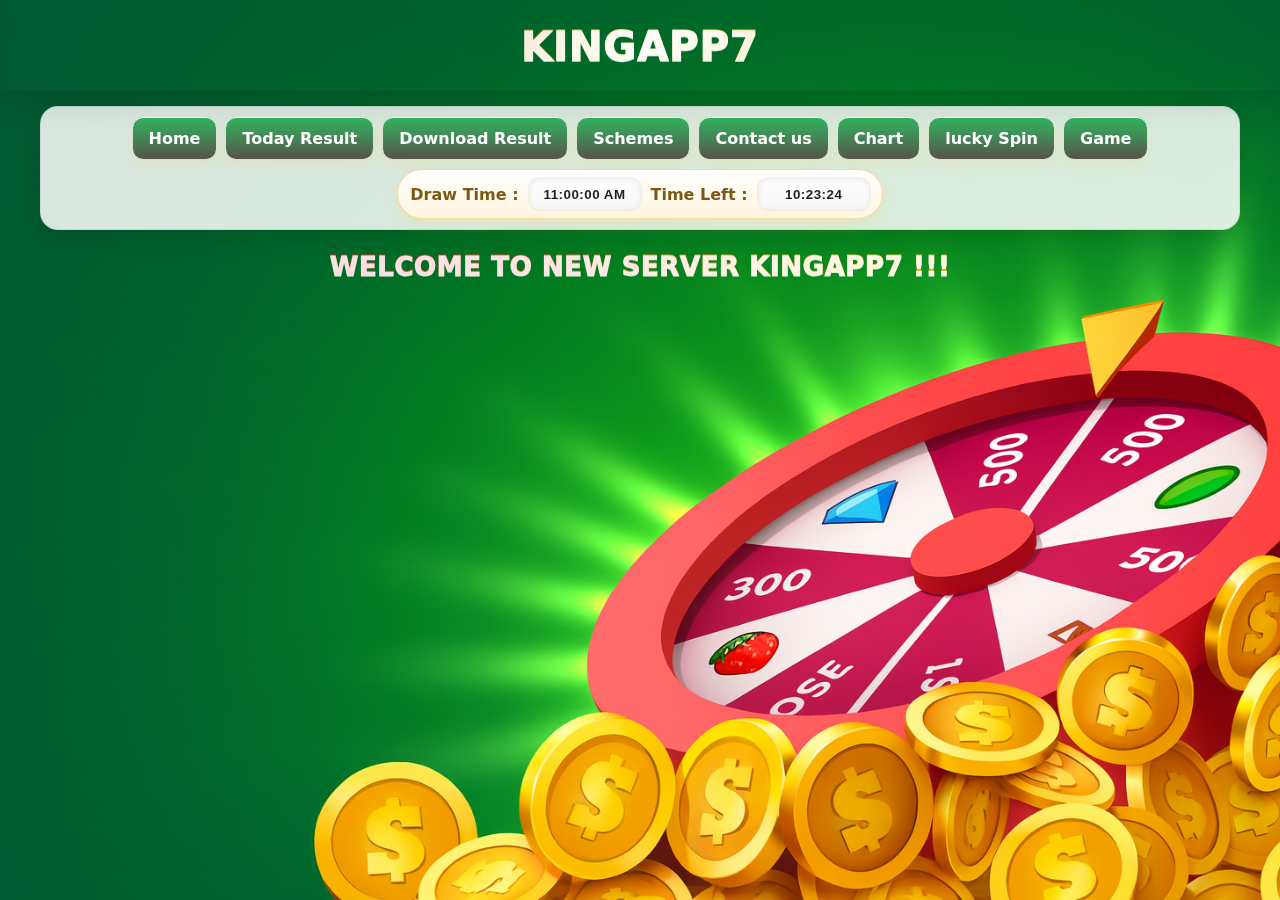
<file: index.html>
<!DOCTYPE html>
<html xmlns="http://www.w3.org/1999/xhtml" lang="en">

<head>
    <meta charset="utf-8" />
    <title>KINGAPP7</title>

    <!-- Your existing assets (unchanged) -->
    <script src="js/jquery.tools.min.js"></script>
    <script type="text/javascript" src="js/jquery.scrollTo.js"></script>
    <script type="text/javascript" src="js/slidingtabs.js"></script>
    <script src="https://code.jquery.com/jquery-3.6.0.min.js"></script>

    <style>
        :root {
            /* Set your background image here (or via inline style on <body>) */
            --bg: url('img/bg-img.png');

            /* Light lottery palette (no animations) */
            --ink: #1a1a1a;
            --muted: #5c5c5c;
            --gold: #f7c948;
            --red: #e53935;

            --glass: rgba(255, 255, 255, .80);
            --glass-brd: rgba(0, 0, 0, .08);
            --shadow: 0 10px 28px rgba(0, 0, 0, .12);
            --r-lg: 18px;
            --r-md: 12px;
        }

        * {
            box-sizing: border-box
        }

        html,
        body {
            margin: 0;
            padding: 0;
            color: var(--ink);
            font-family: system-ui, -apple-system, Segoe UI, Roboto, "Helvetica Neue", Arial, sans-serif;
        }

        /* ==== FULL-PAGE RESPONSIVE BACKGROUND IMAGE ==== */
        body {
            text-align: center;
            /* No background color—just your image */
            background-image: var(--bg);
            background-repeat: no-repeat;
            background-position: center center;
            background-size: cover;
            /* fills any screen */
            background-attachment: scroll;
            /* better perf on mobile than 'fixed' */
            min-height: 100dvh;
            /* ensures it covers full viewport height */
        }

        /* ===== HEADER (kept light + readable over image) ===== */
        header {
            position: relative;
            z-index: 2;
            height: 92px;
            display: flex;
            align-items: center;
            justify-content: center;
            /* subtle glass so text reads over any photo */
            /* background: linear-gradient(180deg, rgba(255, 255, 255, .92), rgba(255, 255, 255, .86)); */
            border-bottom: 1px solid var(--glass-brd);
            box-shadow: var(--shadow);
            backdrop-filter: blur(6px);
        }

        header h1 {
            margin: 0;
            text-transform: uppercase;
            letter-spacing: 1px;
            font-weight: 1000;
            font-size: clamp(28px, 4vw, 40px);
            background: linear-gradient(135deg, #9e6b00, #ffda77 30%, #fff4cc 55%, #e2a700);
            -webkit-background-clip: text;
            background-clip: text;
            color: transparent;
            text-shadow: 0 1px 0 rgba(255, 255, 255, .85);
        }

        /* ===== NAV BAR (your <ul id="saturday"> stays) ===== */
        #saturday {
            list-style: none;
            margin: 14px auto 0;
            padding: 10px;
            display: flex;
            gap: 10px;
            flex-wrap: wrap;
            align-items: center;
            justify-content: center;
            background: rgba(255, 255, 255, .85);
            /* glass over image */
            border-radius: var(--r-lg);
            width: min(1200px, 94vw);
            border: 1px solid var(--glass-brd);
            box-shadow: var(--shadow);
            backdrop-filter: blur(6px);
        }

        #saturday>li {
            display: flex;
            align-items: center;
        }

        /* gold buttons; red on hover */
        #saturday a {
            display: inline-flex;
            align-items: center;
            justify-content: center;
            height: 42px;
            padding: 0 16px;
            border-radius: 10px;
            text-decoration: none;
            font-weight: 900;
            color: white;
            background: linear-gradient(180deg, #30b760, #57534a);
            /* border: 1px solid rgba(230, 164, 0, .35); */
            box-shadow: inset 0 1px 0 #fff, 0 6px 14px rgba(247, 201, 72, .18);
        }

        #saturday a:hover {
            color: #7a0f0d;
            background: linear-gradient(180deg, #ffe5e2, #ffd0cc);
            border-color: rgba(229, 57, 53, .35);
            box-shadow: inset 0 1px 0 #fff, 0 6px 14px rgba(229, 57, 53, .18);
        }

        /* timer pill (kept) */
        #saturday b.textbox {
            display: flex;
            align-items: center;
            gap: 10px;
            padding: 8px 12px;
            height: auto;
            float: none;
            color: #6b4b00;
            font-weight: 900;
            border-radius: 999px;
            background: linear-gradient(180deg, #ffffff, #fff5df);
            border: 1px solid rgba(230, 164, 0, .35);
            box-shadow: inset 0 1px 0 #fff, 0 6px 14px rgba(247, 201, 72, .18);
        }

        #saturday b.textbox span {
            color: #7a5a12;
            font-weight: 900;
        }

        /* inputs (ids retained) */
        #displaytime1,
        #displaytime2 {
            width: 112px;
            height: 32px;
            text-align: center;
            border: none;
            outline: none;
            color: #1f1f1f;
            font-weight: 900;
            letter-spacing: .5px;
            background: linear-gradient(180deg, #ffffff, #f6f6f6);
            border-radius: 10px;
            box-shadow: inset 0 2px 6px rgba(0, 0, 0, .08), 0 0 0 1px rgba(0, 0, 0, .05);
        }

        /* welcome line */
        .page-pad {
            position: relative;
            z-index: 1;
            padding: 18px 0 26px;
        }

        .page-pad td {
            font-size: clamp(18px, 3vw, 26px);
            font-weight: 1000;
            letter-spacing: .6px;
            background: linear-gradient(90deg, #b10f0f, #e53935, #f7c948, #b86a00);
            -webkit-background-clip: text;
            background-clip: text;
            color: transparent;
            text-shadow: 0 1px 0 rgba(255, 255, 255, .85);
        }

        @media(max-width:720px) {
            #saturday {
                padding: 10px 8px;
            }

            #saturday a {
                height: 40px;
                padding: 0 12px;
            }

            #saturday b.textbox {
                flex-wrap: wrap;
                gap: 8px;
            }

            #displaytime1,
            #displaytime2 {
                width: 98px;
            }
        }
    </style>
</head>

<body>
    <!-- Header -->
    <header>
        <h1>KINGAPP7</h1>
    </header>

    <form name="timeform">
        <table width="100%" border="0" cellspacing="0" cellpadding="0">
            <tr align="center">
                <td>
                    <ul id="saturday">
                        <li><a href="index" title="Home">Home</a></li>
                        <li><a href="result" title="Today Result">Today Result</a></li>
                        <li><a href="resultdownload" title="Download Result">Download Result</a></li>
                        <li><a href="#" title="">Schemes</a></li>
                        <li><a href="#" title="">Contact us</a></li>
                        <li><a href="chart" title="">Chart</a></li>
                        <li><a href="lucky" title="">lucky Spin</a></li>
                        <li><a href="game/game" title="">Game</a></li>
                        <li>
                            <b class="textbox">
                                <span>Draw Time :</span>
                                <input type="text" id="displaytime1" name="displaytime1" readonly value="--:--:--" />
                                <span>Time Left :</span>
                                <input type="text" id="displaytime2" name="displaytime2" readonly value="00:00:00" />
                            </b>
                        </li>
                    </ul>
                </td>
            </tr>
        </table>
    </form>

    <div class="page-pad">
        <table border="0" width="100%">
            <tr>
                <td align="center">WELCOME TO NEW SERVER KINGAPP7 !!!</td>
            </tr>
        </table>
    </div>

    <!-- your original scripts -->
    <script>
        $(function () {
            if ($("#accordion").length > 0) {
                $("#accordion").tabs("#accordion div.pane", { tabs: 'h2', effect: 'slide', initialIndex: null });
            }
        });
        $.tools = $.tools || { tabs: { addEffect: function () { } } };
        if ($.tools.tabs && $.tools.tabs.addEffect) {
            $.tools.tabs.addEffect("slide", function (i, done) {
                this.getPanes().slideUp().css({ backgroundColor: "#b8128f" });
                this.getPanes().eq(i).slideDown(function () {
                    $(this).css({ backgroundColor: 'transparent' });
                    done.call();
                });
            });
        }
    </script>

    <script>
        (function () {
            'use strict';
            const SLOTS = ["11:00", "12:00", "13:00", "14:00", "16:00", "18:00", "19:00", "20:00"];
            function nowIST() { return new Date(new Date().toLocaleString('en-US', { timeZone: 'Asia/Kolkata' })); }
            function ymdIST(d) { return `${d.getFullYear()}-${String(d.getMonth() + 1).padStart(2, '0')}-${String(d.getDate()).padStart(2, '0')}`; }
            function istDateAt(y, hm) { const [tH, tM] = hm.split(':').map(Number); const t = nowIST(); t.setHours(tH, tM, 0, 0); return t; }
            function formatHMS(s) { s = Math.max(0, Math.floor(s)); const hh = String(Math.floor(s / 3600)).padStart(2, '0'), mm = String(Math.floor((s % 3600) / 60)).padStart(2, '0'), ss = String(s % 60).padStart(2, '0'); return `${hh}:${mm}:${ss}`; }
            function getNextDrawDate() { const n = nowIST(); const y = ymdIST(n); for (const slot of SLOTS) { const when = istDateAt(y, slot); if (when > n) return when; } n.setDate(n.getDate() + 1); return istDateAt(ymdIST(n), SLOTS[0]); }
            const d1 = document.getElementById('displaytime1'), d2 = document.getElementById('displaytime2');
            function tick() { const nd = getNextDrawDate(); let h = nd.getHours() % 12 || 12, m = String(nd.getMinutes()).padStart(2, '0'), ampm = nd.getHours() >= 12 ? 'PM' : 'AM'; const ns = `${String(h).padStart(2, '0')}:${m}:00 ${ampm}`; const diff = (nd - nowIST()) / 1000; if (d1) d1.value = ns; if (d2) d2.value = formatHMS(diff); }
            tick(); setInterval(tick, 1000);
        })();
    </script>
</body>

</html>
</file>
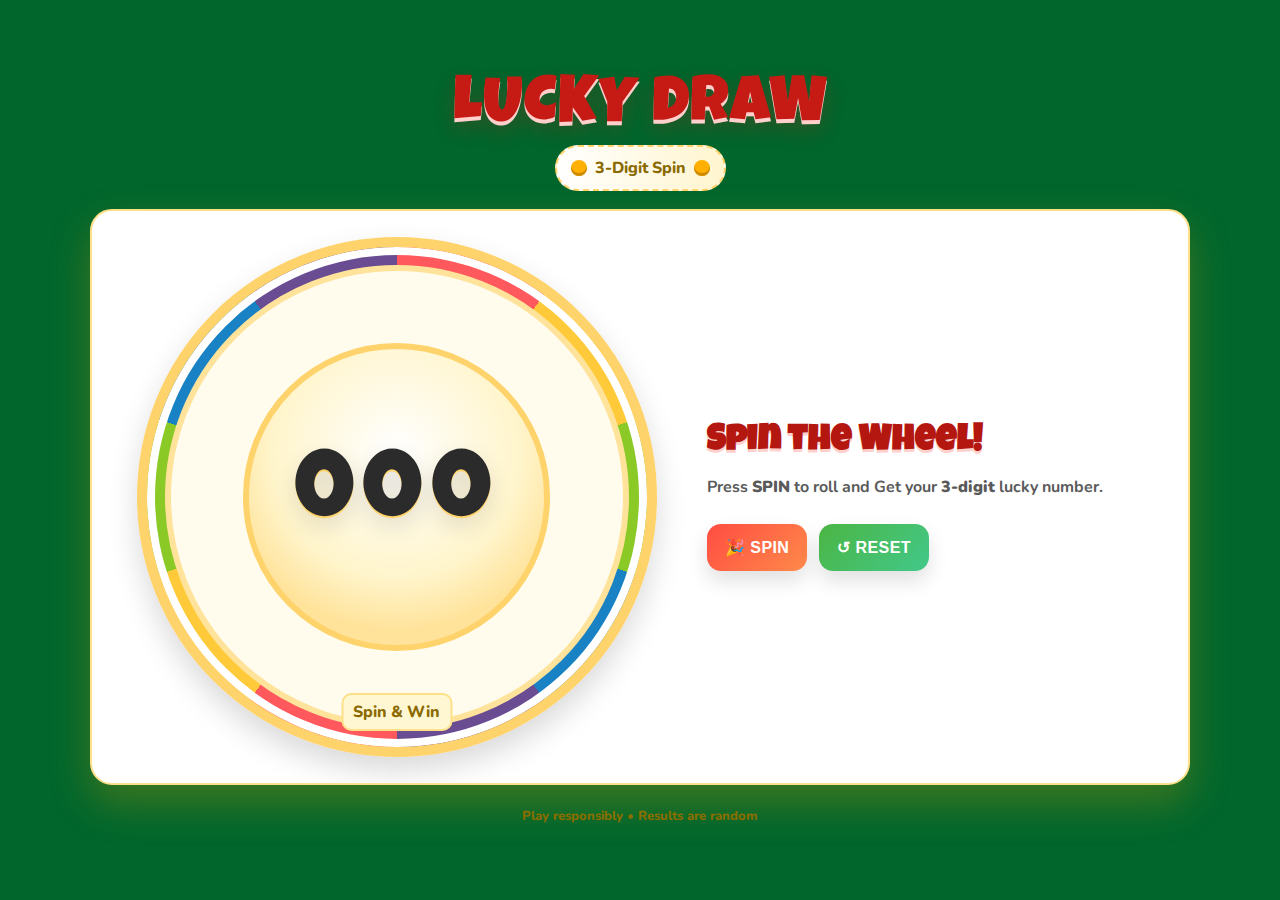
<file: lucky.html>
<!DOCTYPE html>
<html lang="en">

<head>
  <meta charset="utf-8" />
  <meta name="viewport" content="width=device-width, initial-scale=1" />
  <title>Lucky Draw — Spin & Win (3-Digit)</title>
  <link rel="preconnect" href="https://fonts.googleapis.com">
  <link rel="preconnect" href="https://fonts.gstatic.com" crossorigin>
  <link href="https://fonts.googleapis.com/css2?family=Luckiest+Guy&family=Nunito:wght@600;800&display=swap"
    rel="stylesheet">
  <style>
    :root {
      /* Lottery, carnival, festive */
      --bg-a: #fff9df;
      --bg-b: #ffe7a8;
      --red: #ff3b30;
      --gold: #ffb000;
      --gold-d: #d18a00;
      --blue: #1479ff;
      --green: #10b981;
      --text: #222;
      --muted: #5a5a5a;
      --ticket: #ffffff;
      --dot: #e9c86b;
    }

    * {
      box-sizing: border-box
    }

    html,
    body {
      height: 100%
    }

    body {
      margin: 0;
      color: var(--text);
      background:#01662c;
      font-family: Nunito, system-ui, -apple-system, Segoe UI, Roboto, Arial, sans-serif;
      display: grid;
      place-items: center;
      padding: 20px;
    }

    .wrap {
      width: min(1100px, 100%);
      display: grid;
      gap: 18px
    }

    /* Header marquee */
    header {
      display: grid;
      justify-items: center;
      gap: 6px;
      text-align: center;
    }

    .title {
      font-family: "Luckiest Guy", cursive;
      font-size: clamp(34px, 6vw, 64px);
      letter-spacing: 1px;
      color: #c51b14;
      text-shadow: 0 4px 0 #ffd0cc, 0 10px 20px rgba(197, 27, 20, .25);
    }

    .strap {
      display: inline-flex;
      align-items: center;
      gap: 8px;
      padding: 10px 14px;
      border-radius: 999px;
      background: linear-gradient(90deg, #fff 0, #fff5cf 100%);
      border: 2px dashed #ffd36c;
      font-weight: 800;
      color: #8a6a00;
    }

    .ball {
      width: 16px;
      height: 16px;
      border-radius: 50%;
      background: var(--gold);
      box-shadow: inset 0 -3px 0 var(--gold-d)
    }

    /* Ticket card container */
    .ticket {
      background: var(--ticket);
      border-radius: 22px;
      border: 2px solid #ffe08a;
      padding: 18px;
      box-shadow: 0 18px 40px rgba(224, 164, 0, .28);
      position: relative;
      overflow: hidden;
    }

    /* perforated edges */
    .ticket:before,
    .ticket:after {
      content: "";
      position: absolute;
      inset: 0;
      pointer-events: none;
      background:
        radial-gradient(6px 6px at 0 20px, var(--dot) 98%, transparent 100%) repeat-y,
        radial-gradient(6px 6px at 100% 20px, var(--dot) 98%, transparent 100%) repeat-y;
      background-size: 12px 28px, 12px 28px;
      background-position: -6px 14px, calc(100% + 6px) 14px;
      opacity: .35;
    }

    .grid {
      display: grid;
      grid-template-columns: 1.1fr .9fr;
      gap: 18px;
    }

    @media (max-width:900px) {
      .grid {
        grid-template-columns: 1fr
      }
    }

    /* Wheel */
    .wheel-wrap {
      display: grid;
      place-items: center;
      padding: 8px
    }

    .wheel {
      width: min(520px, 100%);
      aspect-ratio: 1/1;
      border-radius: 50%;
      position: relative;
      background:
        conic-gradient(#ff595e 0 36deg, #ffca3a 36deg 72deg, #8ac926 72deg 108deg, #1982c4 108deg 144deg, #6a4c93 144deg 180deg, #ff595e 180deg 216deg, #ffca3a 216deg 252deg, #8ac926 252deg 288deg, #1982c4 288deg 324deg, #6a4c93 324deg 360deg);
      border: 10px solid #ffd36c;
      box-shadow: inset 0 0 0 8px #fff, 0 14px 30px rgba(0, 0, 0, .15);
      display: grid;
      place-items: center;
    }

    .wheel .rim {
      position: absolute;
      inset: 18px;
      border-radius: 50%;
      background: #fffcee;
      border: 6px solid #ffe39b;
      display: grid;
      place-items: center;
    }

    .pointer {
      position: absolute;
      top: -10px;
      left: 50%;
      transform: translateX(-50%);
      width: 0;
      height: 0;
      border-left: 16px solid transparent;
      border-right: 16px solid transparent;
      border-bottom: 28px solid var(--red);
      filter: drop-shadow(0 6px 6px rgba(0, 0, 0, .25));
    }

    .drum {
      width: 68%;
      aspect-ratio: 1/1;
      border-radius: 50%;
      background: radial-gradient(60% 60% at 50% 35%, #fff 0, #fff5cc 70%, #ffe39b 100%);
      border: 6px solid #ffd36c;
      display: grid;
      place-items: center;
      text-align: center;
      padding: 12px;
    }

    .digits {
      font-family: "Luckiest Guy", cursive;
      font-size: clamp(44px, 8.2vw, 96px);
      color: #2b2b2b;
      letter-spacing: .08em;
      text-shadow: 0 2px 0 #ffd36c, 0 10px 24px rgba(0, 0, 0, .12);
    }

    .label {
      position: absolute;
      bottom: 16px;
      left: 50%;
      transform: translateX(-50%);
      font-weight: 800;
      color: #8a6a00;
      background: #fff7d1;
      padding: 6px 10px;
      border-radius: 10px;
      border: 2px solid #ffe08a;
    }

    /* Controls panel */
    .panel {
      display: grid;
      align-content: center;
      gap: 16px;
      padding: 6px;
    }

    h2 {
      margin: 0;
      font-family: "Luckiest Guy", cursive;
      font-size: clamp(22px, 3.6vw, 36px);
      color: #b41610;
      text-shadow: 0 3px 0 #ffd0cc;
    }

    p {
      margin: 0;
      color: var(--muted);
      font-weight: 700
    }

    .cta {
      display: flex;
      flex-wrap: wrap;
      gap: 12px;
      margin-top: 10px;
    }

    .btn {
      appearance: none;
      border: 0;
      cursor: pointer;
      user-select: none;
      font-weight: 900;
      letter-spacing: .4px;
      padding: 14px 18px;
      border-radius: 14px;
      color: #fff;
      font-size: 16px;
      box-shadow: 0 10px 20px rgba(0, 0, 0, .12);
      transition: transform .08s ease, filter .2s ease;
    }

    .btn:active {
      transform: translateY(1px) scale(.99)
    }

    .btn[disabled] {
      opacity: .7;
      cursor: not-allowed
    }

    .btn-spin {
      background: linear-gradient(135deg, #ff4d42, #ff8a4a)
    }

    .btn-reset {
      background: linear-gradient(135deg, #4bb543, #42c88a)
    }

    .result {
      display: none;
      align-items: center;
      gap: 8px;
      margin-top: 8px;
      font-weight: 900;
      color: #0b6b2c;
      background: #e9ffe8;
      border: 2px solid #bff1c8;
      padding: 10px 12px;
      border-radius: 12px;
    }

    .result.show {
      display: flex;
      animation: pop .28s ease-out
    }

    @keyframes pop {
      from {
        transform: scale(.98);
        opacity: 0
      }

      to {
        transform: scale(1);
        opacity: 1
      }
    }

    /* Spinner overlay (open-source style: “arc ring” loader) */
    .loader {
      position: absolute;
      inset: 0;
      display: grid;
      place-items: center;
      pointer-events: none;
      opacity: 0;
      transition: opacity .15s ease;
    }

    .spinning .loader {
      opacity: 1
    }

    /* confetti */
    .confetti {
      position: fixed;
      top: 0;
      left: 0;
      width: 100%;
      height: 0;
      pointer-events: none
    }

    .confetti i {
      position: absolute;
      top: -12px;
      width: 10px;
      height: 14px;
      border-radius: 2px;
      background: linear-gradient(180deg, #fff, #eee);
      animation: fall 1.5s ease-in forwards;
    }

    @keyframes fall {
      0% {
        opacity: 0;
        transform: translateY(-20px) rotate(0deg)
      }

      10% {
        opacity: 1
      }

      100% {
        opacity: 1;
        transform: translateY(110vh) rotate(540deg)
      }
    }

    /* Footer note */
    footer {
      text-align: center;
      color: #826a00;
      font-weight: 800;
      margin-top: 4px;
      font-size: 13px
    }

    .sr-only {
      position: absolute;
      width: 1px;
      height: 1px;
      padding: 0;
      margin: -1px;
      overflow: hidden;
      clip: rect(0, 0, 0, 0);
      white-space: nowrap;
      border: 0
    }
  </style>
</head>

<body>
  <div class="wrap">
    <header>
      <div class="title">LUCKY DRAW</div>
      <div class="strap"><span class="ball"></span> 3-Digit Spin<span class="ball"></span></div>
    </header>

    <section class="ticket">
      <div class="grid">
        <!-- Wheel -->
        <div class="wheel-wrap">
          <div class="wheel" id="wheel">
            <div class="rim">
              <div class="drum">
                <div class="digits" id="digits">000</div>
              </div>
            </div>
            <!-- Open-source style spinner (inline, generic “arc” loader, permissive use) -->
            <div class="loader" aria-hidden="true">
              <svg width="160" height="160" viewBox="0 0 50 50" role="img" aria-label="Spinning">
                <g fill="none" stroke-width="5" stroke-linecap="round">
                  <circle cx="25" cy="25" r="20" stroke="#ffe3a6" opacity=".45" />
                  <path id="arc" d="M45 25a20 20 0 0 0-20-20" stroke="#ff7b3e">
                    <animateTransform attributeName="transform" type="rotate" from="0 25 25" to="360 25 25" dur="1s"
                      repeatCount="indefinite" />
                  </path>
                </g>
              </svg>
            </div>
            <div class="label">Spin & Win</div>
          </div>
        </div>

        <!-- Controls -->
        <div class="panel">
          <h2>Spin the Wheel!</h2>
          <p>Press <strong>SPIN</strong> to roll and Get your <strong>3-digit</strong> lucky number.</p>

          <div class="cta">
            <button id="spinBtn" class="btn btn-spin" type="button" aria-controls="digits">🎉 SPIN</button>
            <button id="resetBtn" class="btn btn-reset" type="button">↺ RESET</button>
          </div>

          <div id="result" class="result" role="status" aria-live="polite" aria-atomic="true">
            <svg width="20" height="20" viewBox="0 0 24 24" aria-hidden="true">
              <path d="M20 7L9 18l-5-5" fill="none" stroke="#0b6b2c" stroke-width="3" stroke-linecap="round"
                stroke-linejoin="round" />
            </svg>
            <span id="resultText">This is your lucky number: <strong>000</strong></span>
          </div>
        </div>
      </div>
    </section>

    <footer>Play responsibly • Results are random</footer>
  </div>

  <div class="confetti" id="confetti"></div>
  <div class="sr-only" aria-live="polite" id="ariaLive"></div>

  <script>
    (() => {
      const wheel = document.getElementById('wheel');
      const digitsEl = document.getElementById('digits');
      const spinBtn = document.getElementById('spinBtn');
      const resetBtn = document.getElementById('resetBtn');
      const result = document.getElementById('result');
      const resultText = document.getElementById('resultText');
      const ariaLive = document.getElementById('ariaLive');
      const confetti = document.getElementById('confetti');

      let spinning = false;

      function rand3() {
        const n = Math.floor(Math.random() * 1000); // 0..999 uniform
        return n.toString().padStart(3, '0');
      }

      function spin() {
        if (spinning) return;
        spinning = true;
        spinBtn.disabled = true;
        result.classList.remove('show');

        // add UI state
        wheel.classList.add('spinning');

        // nice spin (6–9 turns)
        const turns = 6 + Math.floor(Math.random() * 4);
        wheel.animate(
          [{ transform: 'rotate(0deg)' }, { transform: `rotate(${360 * turns}deg)` }],
          { duration: 2000, easing: 'cubic-bezier(.15,.9,.1,1)' }
        );

        // reveal number
        setTimeout(() => {
          const value = rand3();
          digitsEl.textContent = value;

          wheel.classList.remove('spinning');

          resultText.innerHTML = `This is your lucky number: <strong>${value}</strong>`;
          result.classList.add('show');
          ariaLive.textContent = `Your lucky number is ${value}.`;

          popConfetti();
          spinning = false;
          spinBtn.disabled = false;
        }, 2050);
      }

      function reset() {
        digitsEl.textContent = '000';
        result.classList.remove('show');
      }

      function popConfetti() {
        const pieces = 50;
        const w = window.innerWidth;
        for (let i = 0; i < pieces; i++) {
          const bit = document.createElement('i');
          bit.style.left = (Math.random() * w) + 'px';
          bit.style.background = randColor();
          bit.style.animationDelay = (Math.random() * 0.2) + 's';
          bit.style.transform = `translateY(-20px) rotate(${Math.random() * 120}deg)`;
          confetti.appendChild(bit);
          bit.addEventListener('animationend', () => bit.remove());
        }
      }
      function randColor() {
        const c = ['#ff3b30', '#ffb000', '#1479ff', '#10b981', '#6a4c93', '#ffca3a'];
        const a = c[Math.floor(Math.random() * c.length)];
        return `linear-gradient(180deg, ${a}, #ffffff)`;
      }

      spinBtn.addEventListener('click', spin);
      resetBtn.addEventListener('click', reset);
    })();
  </script>
</body>

</html>
</file>
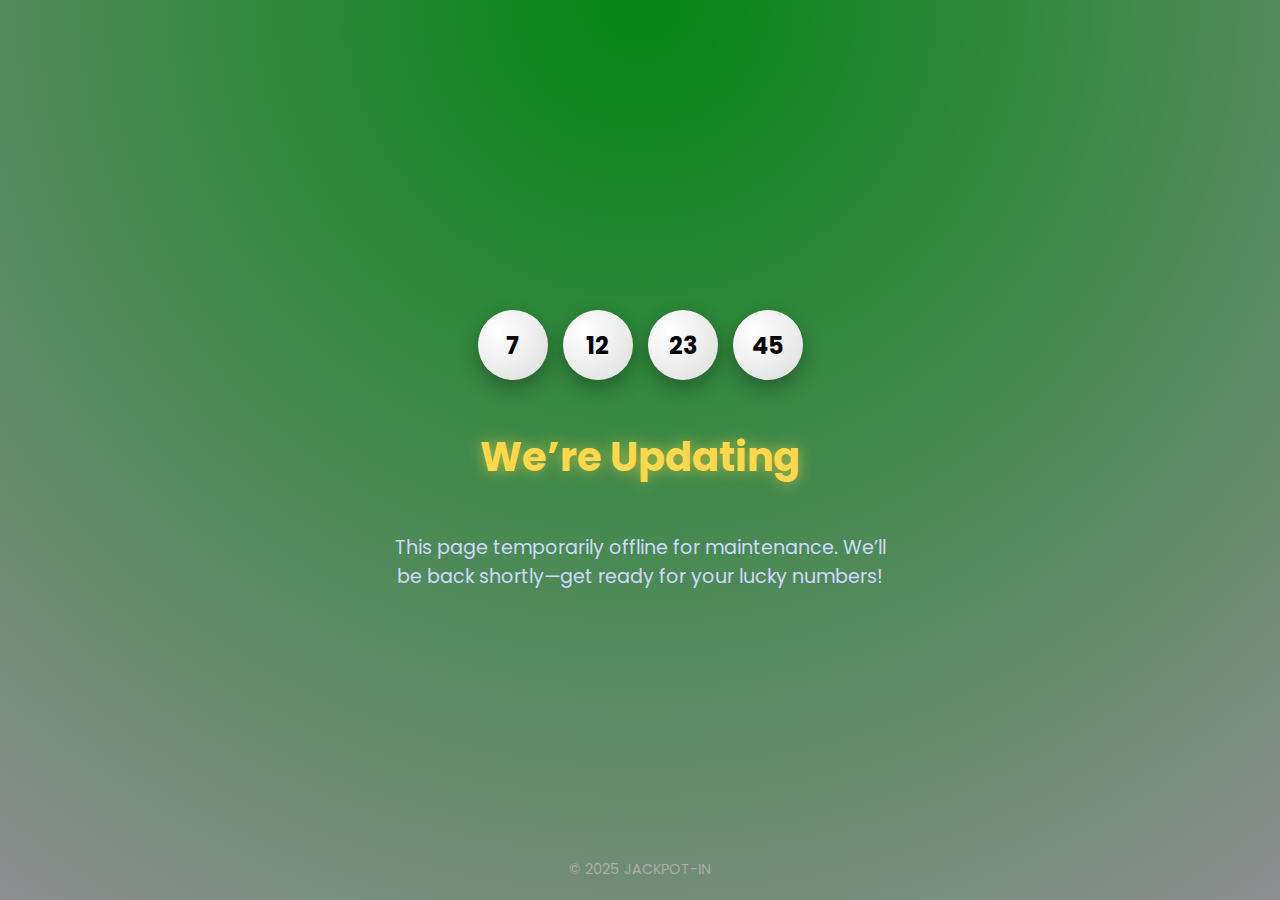
<file: maintenance.html>
<!DOCTYPE html>
<html lang="en">
<head>
<meta charset="utf-8"/>
<meta name="viewport" content="width=device-width,initial-scale=1"/>
<title>Maintenance | JACKPOT-IN</title>
<link href="https://fonts.googleapis.com/css2?family=Poppins:wght@600;800&display=swap" rel="stylesheet">
<style>
  body {
    margin:0;
    font-family: 'Poppins', sans-serif;
    background: radial-gradient(circle at top, #038514, #8e8e91);
    color:#fff;
    display:flex;
    flex-direction:column;
    align-items:center;
    justify-content:center;
    height:100vh;
    text-align:center;
    overflow:hidden;
  }
  h1 {
    font-size: 2.5rem;
    color: #ffd84d;
    text-shadow: 0 0 15px rgba(255,216,77,0.6);
  }
  p {
    font-size: 1.2rem;
    color: #cfd8ff;
    max-width: 500px;
  }
  .balls {
    margin: 20px 0;
    display:flex;
    gap:15px;
    justify-content:center;
  }
  .ball {
    width:70px;
    height:70px;
    border-radius:50%;
    background: radial-gradient(circle at 30% 30%, #fff, #ddd);
    display:flex;
    align-items:center;
    justify-content:center;
    font-size: 1.5rem;
    font-weight:bold;
    color:#000;
    box-shadow:0 8px 20px rgba(0,0,0,0.3);
    animation: float 3s ease-in-out infinite;
  }
  .ball:nth-child(2){animation-delay:0.2s;}
  .ball:nth-child(3){animation-delay:0.4s;}
  .ball:nth-child(4){animation-delay:0.6s;}
  @keyframes float {
    0%,100% { transform: translateY(0); }
    50% { transform: translateY(-10px); }
  }
  .footer {
    position:absolute;
    bottom:20px;
    font-size:0.9rem;
    color:#aaa;
  }
</style>
</head>
<body>
  <div class="balls">
    <div class="ball">7</div>
    <div class="ball">12</div>
    <div class="ball">23</div>
    <div class="ball">45</div>
  </div>
  <h1>We’re Updating</h1>
  <p>This page temporarily offline for maintenance. We’ll be back shortly—get ready for your lucky numbers!</p>
  <div class="footer">© 2025 JACKPOT-IN</div>
</body>
</html>
</file>
